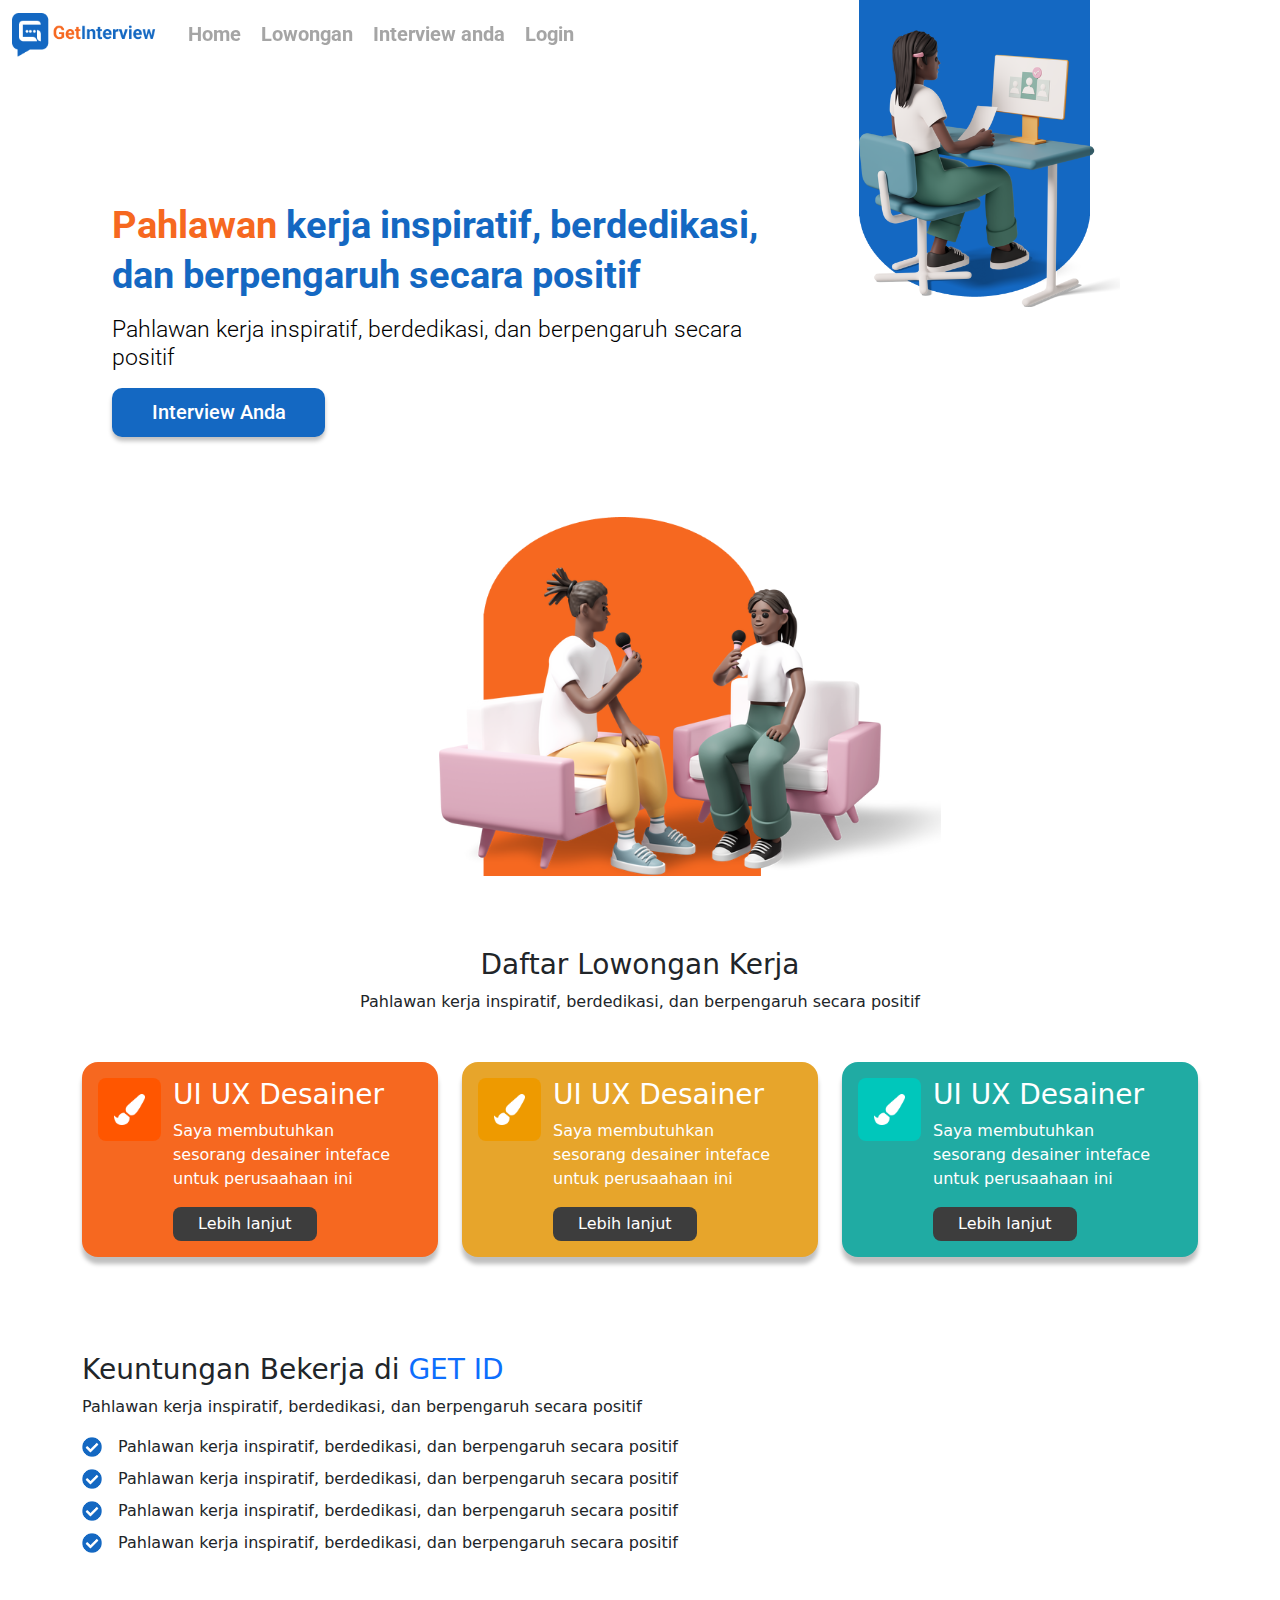
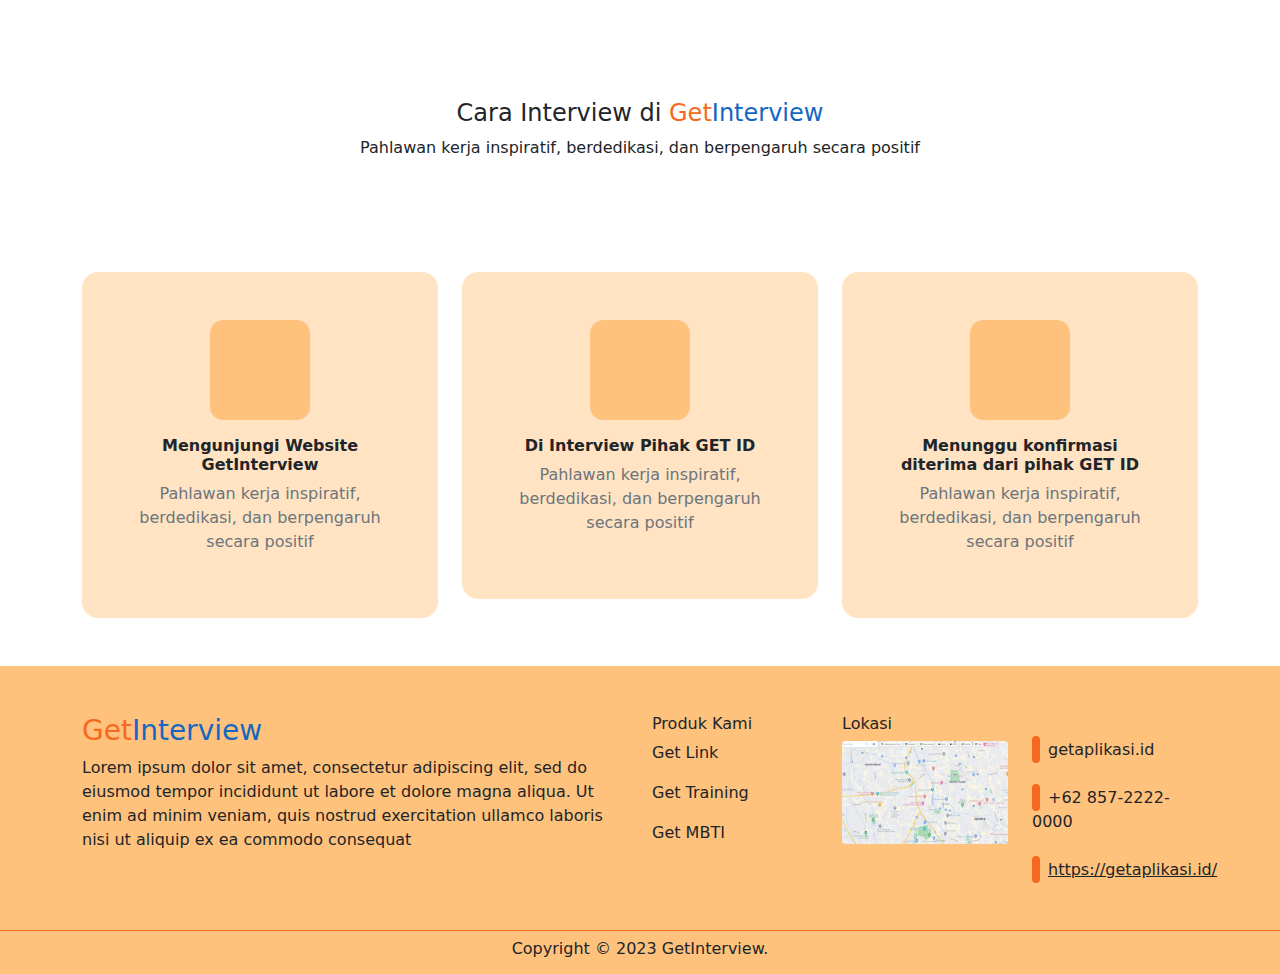
<file: index.html>
<!DOCTYPE html>
<html lang="en">

<head>
    <meta charset="UTF-8">
    <meta http-equiv="X-UA-Compatible" content="IE=edge">
    <meta name="viewport" content="width=device-width, initial-scale=1.0">
    <title>Get - Interview</title>

    <!-- Bootstrap CSS -->
    <link rel="stylesheet" href="css/bootstrap.min.css">

    <!-- CSS -->
    <link rel="stylesheet" href="css/style.css">

    <!-- Font Awesome -->
    <link rel="stylesheet" href="https://cdnjs.cloudflare.com/ajax/libs/font-awesome/6.4.0/css/all.min.css"
        integrity="sha512-iecdLmaskl7CVkqkXNQ/ZH/XLlvWZOJyj7Yy7tcenmpD1ypASozpmT/E0iPtmFIB46ZmdtAc9eNBvH0H/ZpiBw=="
        crossorigin="anonymous" referrerpolicy="no-referrer" />
</head>

<body>

    <!-- Navbar -->
    <nav id="navbar" class="container-fluid navbar navbar-expand-lg position-fixed" style="z-index: 10;">
        <div class="container-fluid">
            <a class="navbar-brand" href="#">
                <div class="wrapper-logo">
                    <img src="assets/Group 51.png" width="150" alt="Logo">
                </div>
            </a>
            <button class="navbar-toggler" type="button" data-bs-toggle="collapse" data-bs-target="#navbarNavDropdown"
                aria-controls="navbarNavDropdown" aria-expanded="false" aria-label="Toggle navigation">
                <span class="navbar-toggler-icon"></span>
            </button>
            <div class="collapse navbar-collapse" id="navbarNavDropdown">
                <ul class="navbar-nav">
                    <li class="nav-item">
                        <div class="nav-kanan">
                            <a href="#" class="nav-teks">Home</a>
                            <a href="#" class="nav-teks">Lowongan</a>
                            <a href="#" class="nav-teks">Interview anda</a>

                            <!-- Jika Tampilan awal menggunakan menggunakan login tanpa dropdown dan logout -->

                            <!-- Tampilan awal jika belum login -->
                            <a href="#" class="nav-teks">Login</a>

                            <!-- Jika sudah login akan nav login diganti dengan dropdown di bawah ini -->
                            <!-- <div class="dropdown-profil">
                                <button id="dropdown-profil-btn" class="dropdown-profil-btn nav-teks">
                                    <div class="nama-container">
                                        Namahgvjvjjhjyv
                                    </div>
                                    <i id="dropdown-profil-icon" class="fa-solid fa-chevron-down"
                                        style="margin-left: 10px;"></i>
                                </button>
                                <div id="dropdown-profil-isi" class="dropdown-profil-isi">
                                    <a href="#" class="dropdown-teks-isi-top">Status interview</a>
                                    <a href="#" class="dropdown-teks-isi-bottom">Logout</a>
                                </div>
                            </div> -->
                        </div>
                    </li>
                </ul>
            </div>
        </div>
    </nav>
    <!-- Navbar -->

    <!-- Section pahlawan -->
    <section class="container">
        <header class="header">
            <section class="hero">
                <img src="assets/Group 53.png" width="45%" alt="2-interview" class="interview-img-2">
                <div class="hero-kiri">
                    <p class="hero-teks"> <b class="pahlawan-teks">Pahlawan</b> kerja inspiratif, berdedikasi, dan
                        berpengaruh secara positif</p>
                    <p class="hero-sub-teks">Pahlawan kerja inspiratif, berdedikasi, dan berpengaruh secara positif</p>
                    <button href="#" class="hero-btn">Interview Anda</button>
                </div>
                <div class="hero-kanan">
                    <img src="assets/Group 54.png" width="60%" alt="1-interview" class="interview-img-1">
                </div>
            </section>
        </header>
    </section>
    <!-- Section pahlawan -->

    <!-- Section Daftar Lowongan Kerja -->
    <section class="container-fluid my-5">
        <div class="container text-center">
            <h3>Daftar Lowongan Kerja</h3>
            <p>Pahlawan kerja inspiratif, berdedikasi, dan berpengaruh secara positif</p>
        </div>
    </section>
    <!-- Section Daftar Lowongan Kerja -->

    <!-- Section Card -->
    <section class="container-fluid my-5">
        <div class="container">
            <div class="row">
                <div class="col-lg-4">
                    <div class="card border-0 rounded-4 p-3"
                        style="background: #F66820; box-shadow: 0px 7px 4px rgba(0, 0, 0, 0.25);">
                        <div class="row">
                            <div
                                class="col-3 d-none d-sm-flex d-flex flex-column justify-content-center align-items-center justify-content-lg-start align-items-lg-start">
                                <img src="assets/kuas.png" alt="img" class="img-fluid p-3 rounded-3" width="70"
                                    style="background: #FF5600;">
                            </div>
                            <div class="col-sm-8 col-12 text-white p-sm-0">
                                <h3>UI UX Desainer</h3>
                                <p>Saya membutuhkan sesorang desainer inteface untuk perusaahaan ini</p>
                                <a href="#" class="btn rounded-3 py-1 px-4 text-decoration-none text-white"
                                    style="background: #3D3D3D;">Lebih lanjut</a>
                            </div>
                        </div>
                    </div>
                </div>
                <div class="col-lg-4 my-4 my-lg-0">
                    <div class="card border-0 rounded-4 p-3"
                        style="background: #E7A52B; box-shadow: 0px 7px 4px rgba(0, 0, 0, 0.25);">
                        <div class="row">
                            <div
                                class="col-3 d-none d-sm-flex d-flex flex-column justify-content-center align-items-center justify-content-lg-start align-items-lg-start">
                                <img src="assets/kuas.png" alt="img" class="img-fluid p-3 rounded-3" width="70"
                                    style="background: #EE9A00;">
                            </div>
                            <div class="col-sm-8 col-12 text-white p-sm-0">
                                <h3>UI UX Desainer</h3>
                                <p>Saya membutuhkan sesorang desainer inteface untuk perusaahaan ini</p>
                                <a href="#" class="btn rounded-3 py-1 px-4 text-decoration-none text-white"
                                    style="background: #3D3D3D;">Lebih lanjut</a>
                            </div>
                        </div>
                    </div>
                </div>
                <div class="col-lg-4">
                    <div class="card border-0 rounded-4 p-3"
                        style="background: #20ABA3; box-shadow: 0px 7px 4px rgba(0, 0, 0, 0.25);">
                        <div class="row">
                            <div
                                class="col-3 d-none d-sm-flex d-flex flex-column justify-content-center align-items-center justify-content-lg-start align-items-lg-start">
                                <img src="assets/kuas.png" alt="img" class="img-fluid p-3 rounded-3" width="70"
                                    style="background: #00C7BB;">
                            </div>
                            <div class="col-sm-8 col-12 text-white p-sm-0">
                                <h3>UI UX Desainer</h3>
                                <p>Saya membutuhkan sesorang desainer inteface untuk perusaahaan ini</p>
                                <a href="#" class="btn rounded-3 py-1 px-4 text-decoration-none text-white"
                                    style="background: #3D3D3D;">Lebih lanjut</a>
                            </div>
                        </div>
                    </div>
                </div>
            </div>
        </div>
    </section>
    <!-- Section Card -->

    <!-- Section Keuntungan Bekerja -->
    <section class="container-fluid py-5 my-5">
        <div class="container">
            <h3>Keuntungan Bekerja di <span class="text-primary">GET ID</span></h3>
            <p>Pahlawan kerja inspiratif, berdedikasi, dan berpengaruh secara positif</p>
            <div class="mb-2">
                <img src="assets/check.png" alt="img" class="img-fluid me-3" width="20">Pahlawan kerja inspiratif,
                berdedikasi, dan berpengaruh secara positif
            </div>
            <div class="mb-2">
                <img src="assets/check.png" alt="img" class="img-fluid me-3" width="20">Pahlawan kerja inspiratif,
                berdedikasi, dan berpengaruh secara positif
            </div>
            <div class="mb-2">
                <img src="assets/check.png" alt="img" class="img-fluid me-3" width="20">Pahlawan kerja inspiratif,
                berdedikasi, dan berpengaruh secara positif
            </div>
            <div>
                <img src="assets/check.png" alt="img" class="img-fluid me-3" width="20">Pahlawan kerja inspiratif,
                berdedikasi, dan berpengaruh secara positif
            </div>
        </div>
    </section>
    <!-- Section Keuntungan Bekerja -->

    <!-- Section Cara Interview -->
    <section class="container-fluid py-5">
        <div class="container text-center">
            <h4>Cara Interview di <span style="color: #F66820;">Get</span><span style="color: #1468C2;">Interview</span>
            </h4>
            <p>Pahlawan kerja inspiratif, berdedikasi, dan berpengaruh secara positif</p>
        </div>
    </section>
    <!-- Section Cara Interview -->

    <!-- Section Card -->
    <section class="container-fluid my-5">
        <div class="container">
            <div class="row">
                <div class="col-lg-4">
                    <div class="card rounded-4 border-0 p-5" style="background: #FFE3C2;">
                        <div class="row">
                            <div class="col d-flex justify-content-center mb-3">
                                <img src="assets/Rectangle 78.png" alt="img" class="img-fluid" width="100">

                            </div>
                            <div class="text-center">
                                <h6 class="fw-bold">Mengunjungi Website GetInterview</h6>
                                <p class="text-muted">Pahlawan kerja inspiratif, berdedikasi, dan berpengaruh secara
                                    positif</p>
                            </div>
                        </div>
                    </div>
                </div>
                <div class="col-lg-4 my-4 my-lg-0">
                    <div class="card rounded-4 border-0 p-5" style="background: #FFE3C2;">
                        <div class="row">
                            <div class="col d-flex justify-content-center mb-3">
                                <img src="assets/Rectangle 78.png" alt="img" class="img-fluid" width="100">

                            </div>
                            <div class="text-center">
                                <h6 class="fw-bold">Di Interview Pihak GET ID</h6>
                                <p class="text-muted">Pahlawan kerja inspiratif, berdedikasi, dan berpengaruh secara
                                    positif</p>
                            </div>
                        </div>
                    </div>
                </div>
                <div class="col-lg-4">
                    <div class="card rounded-4 border-0 p-5" style="background: #FFE3C2;">
                        <div class="row">
                            <div class="col d-flex justify-content-center mb-3">
                                <img src="assets/Rectangle 78.png" alt="img" class="img-fluid" width="100">

                            </div>
                            <div class="text-center">
                                <h6 class="fw-bold">Menunggu konfirmasi diterima dari pihak GET ID</h6>
                                <p class="text-muted">Pahlawan kerja inspiratif, berdedikasi, dan berpengaruh secara
                                    positif</p>
                            </div>
                        </div>
                    </div>
                </div>
            </div>
        </div>
    </section>
    <!-- Section Card -->

    <!-- Footer -->
    <section class="container-fluid" style="background: #FFC27C;">
        <div class="container">
            <div class="row py-5">

                <div class="col-sm-6 col-sm-5">
                    <h3><span style="color: #F66820;">Get</span><span style="color: #1468C2;">Interview</span></h3>
                    <p>Lorem ipsum dolor sit amet, consectetur adipiscing elit, sed do eiusmod tempor incididunt ut
                        labore et dolore magna aliqua. Ut enim ad minim veniam, quis nostrud exercitation ullamco
                        laboris nisi ut aliquip ex ea commodo consequat</p>
                </div>

                <div class="col-sm-6 col-lg-2 col-sm-3 my-3 my-sm-0">
                    <h6>Produk Kami</h6>
                    <p>Get Link</p>
                    <p>Get Training</p>
                    <p>Get MBTI</p>
                </div>

                <div class="col-sm-6 col-lg-2 col-sm-4">
                    <h6>Lokasi</h6>
                    <a href="#"><img src="assets/map.png" alt="img" class="img-fluid"></a>
                </div>

                <div
                    class="col-sm-6 col-lg-2 d-flex flex-column justify-content-sm-center justify-content-end mt-4 ms-sm-0">
                    <div class="row">
                        <div class="col-12"><i class="fa-brands fa-instagram rounded-5 text-white p-1 me-2"
                                style="background: #F66820;"></i>getaplikasi.id </div>
                    </div>
                    <br />
                    <div class="row">
                        <div class="col-12"><i class="fa-solid fa-phone rounded-5 text-white p-1 me-2"
                                style="background: #F66820;"></i><span>+62 857-2222-0000</span></div>
                    </div>
                    <br />
                    <div class="row">
                        <div class="col-12"><i class="fa-solid fa-globe rounded-5 text-white p-1 me-2"
                                style="background: #F66820;"></i><a href="https://getaplikasi.id/" class="link-dark"
                                target="_blank">https://getaplikasi.id/</a>
                        </div>
                    </div>
                </div>
            </div>
        </div>
    </section>
    <!-- Footer -->

    <!-- Line footer -->
    <section class="d-flex justify-content-center align-items-center py-2"
        style="background: #FFC27C; border-top: 1px solid #F66820;">
        <h6>Copyright &copy; 2023 GetInterview.</h6>
    </section>
    <!-- Line footer -->


    <!-- JS Bootstrap -->
    <script src="js/bootstrap.js"></script>

    <script>
        // Scroll navbar
        window.onscroll = function () { scrollFunction() };

        function scrollFunction() {
            var navbar = document.getElementById("navbar");
            if (document.body.scrollTop > 150 || document.documentElement.scrollTop > 150) {
                navbar.classList.add("navbar-scrolled", "navbar-fade");
            } else {
                navbar.classList.remove("navbar-scrolled", "navbar-fade");
            }
        }

        // Dropdown navbar
        const btn_dropdown = document.getElementById('dropdown-profil-btn');
        const isi_dropdown = document.getElementById('dropdown-profil-isi');
        const icon_dropdown = document.getElementById('dropdown-profil-icon');

        btn_dropdown.addEventListener('click', function () {
            isi_dropdown.classList.toggle('tampil');
            if (icon_dropdown.classList.contains('fa-chevron-down')) {
                icon_dropdown.classList.remove('fa-chevron-down');
                icon_dropdown.classList.add('fa-chevron-up');
                btn_dropdown.style.textDecoration = "underline";
                btn_dropdown.style.color = "#1468C2";
            } else {
                icon_dropdown.classList.remove('fa-chevron-up');
                icon_dropdown.classList.add('fa-chevron-down');
                btn_dropdown.style.textDecoration = "none";
                btn_dropdown.style.color = "#A5A5A5";
            }
        });
    </script>
</body>

</html>
</file>
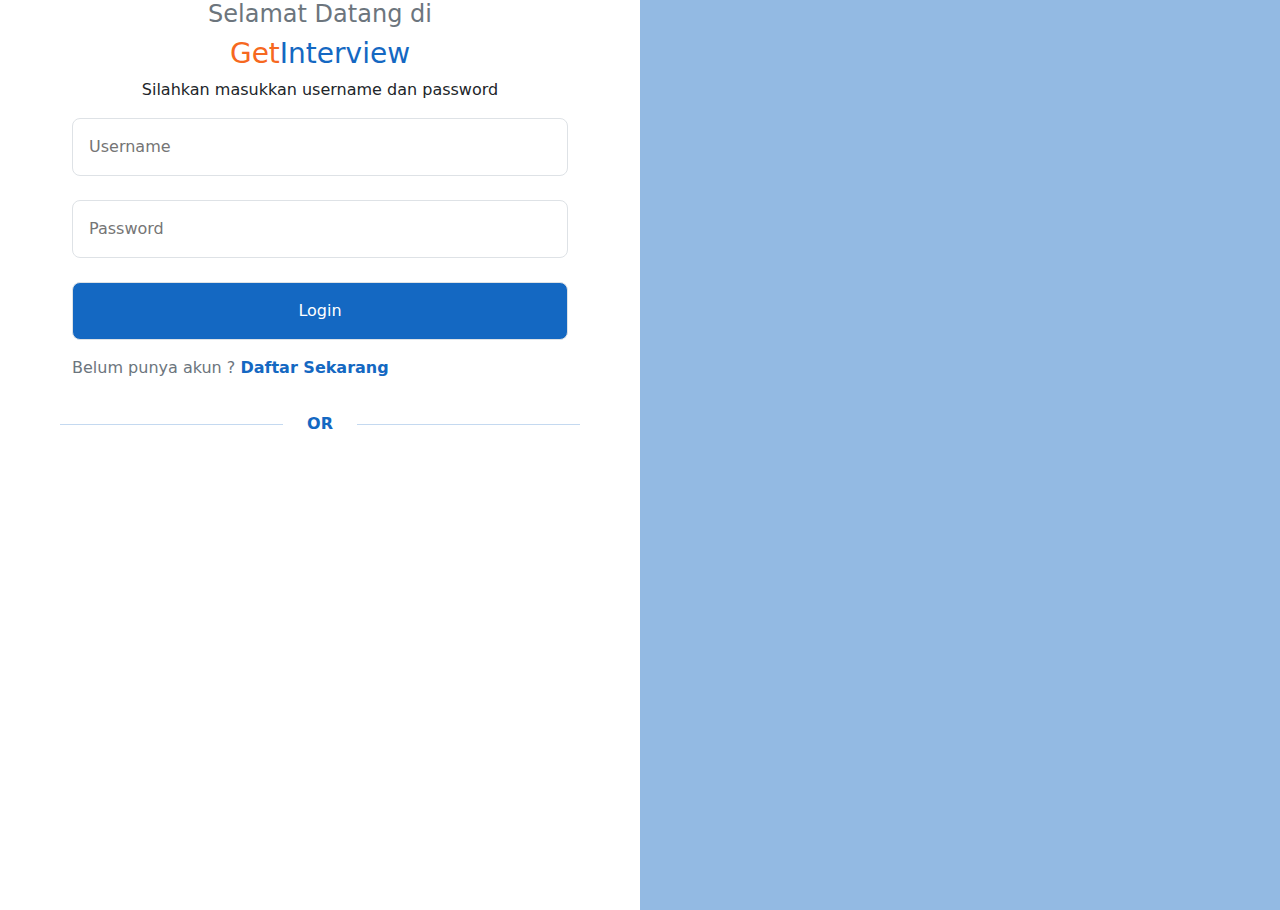
<file: login.html>
<!DOCTYPE html>
<html lang="en">

<head>
    <meta charset="UTF-8">
    <meta http-equiv="X-UA-Compatible" content="IE=edge">
    <meta name="viewport" content="width=device-width, initial-scale=1.0">
    <title>Get - Interview</title>

    <!-- Bootstrap CSS -->
    <link rel="stylesheet" href="css/bootstrap.min.css">

    <!-- Font Awesome -->
    <link rel="stylesheet" href="https://cdnjs.cloudflare.com/ajax/libs/font-awesome/6.4.0/css/all.min.css"
        integrity="sha512-iecdLmaskl7CVkqkXNQ/ZH/XLlvWZOJyj7Yy7tcenmpD1ypASozpmT/E0iPtmFIB46ZmdtAc9eNBvH0H/ZpiBw=="
        crossorigin="anonymous" referrerpolicy="no-referrer" />
</head>

<body>
    <div class="container-fluid">
        <div class="row">
            <div class="col-6 ">
                <div class="row">
                    <div class="col text-center">
                        <h4 class="text-muted">Selamat Datang di</h4>
                        <h3><span style="color: #F66820;">Get</span><span style="color: #1468C2;">Interview</span></h3>
                        <p>Silahkan masukkan username dan password</p>
                    </div>
                </div>

                <div class="row mx-5">
                    <div class="col d-flex flex-column align-items-center">
                        <input type="email" placeholder="Username" class="border rounded-3 px-3 py-3 w-100">
                        <input type="password" placeholder="Password" class="border rounded-3 px-3 py-3 w-100 my-4">
                        <input type="submit" value="Login" class="border rounded-3 px-3 py-3 w-100 text-white"
                            style="background: #1468C2;">
                    </div>
                </div>
                <div class="row mx-5 my-3">
                    <div class="col">
                        <p class="text-muted">Belum punya akun ? <a href="#" class="text-decoration-none fw-bold"
                                style="color: #1468C2;">Daftar Sekarang</a></p>
                    </div>
                </div>

                <div class="d-flex mx-5 fw-bold" style="color: #1468C2;">
                    <hr class="my-auto flex-grow-1">
                    <div class="px-4">OR</div>
                    <hr class="my-auto flex-grow-1">
                </div>
            </div>

            <div class="col-6 p-0">
                <img src="assets/Rectangle 97.png" alt="img" class="img-fluid">
            </div>
        </div>
    </div>


    <script src="js/bootstrap.js"></script>
</body>

</html>
</file>
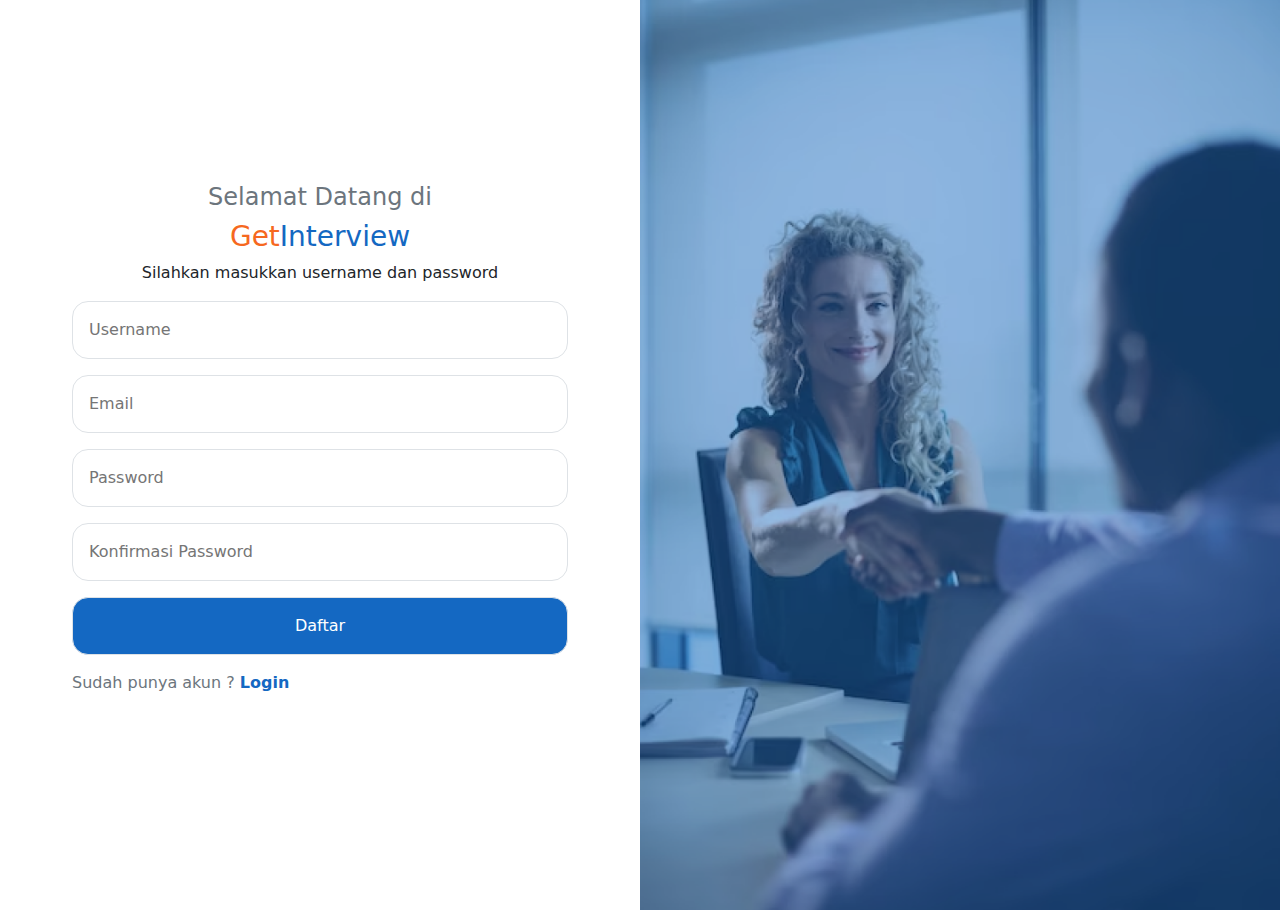
<file: register.html>
<!DOCTYPE html>
<html lang="en">

<head>
    <meta charset="UTF-8">
    <meta http-equiv="X-UA-Compatible" content="IE=edge">
    <meta name="viewport" content="width=device-width, initial-scale=1.0">
    <title>Get - Interview</title>

    <!-- Bootstrap CSS -->
    <link rel="stylesheet" href="css/bootstrap.min.css">

    <!-- Font Awesome -->
    <link rel="stylesheet" href="https://cdnjs.cloudflare.com/ajax/libs/font-awesome/6.4.0/css/all.min.css"
        integrity="sha512-iecdLmaskl7CVkqkXNQ/ZH/XLlvWZOJyj7Yy7tcenmpD1ypASozpmT/E0iPtmFIB46ZmdtAc9eNBvH0H/ZpiBw=="
        crossorigin="anonymous" referrerpolicy="no-referrer" />
</head>

<body>
    <div class="container-fluid">
        <div class="row">
            <div class="col-lg-6 d-flex flex-column justify-content-center min-vh-100">
                <div class="row">
                    <div class="col text-center">
                        <h4 class="text-muted">Selamat Datang di</h4>
                        <h3><span style="color: #F66820;">Get</span><span style="color: #1468C2;">Interview</span></h3>
                        <p>Silahkan masukkan username dan password</p>
                    </div>
                </div>

                <div class="row mx-sm-5">
                    <div class="col d-flex flex-column align-items-center">
                        <input type="text" placeholder="Username" class="border rounded-4 px-3 py-3 w-100">
                        <input type="email" placeholder="Email" class="border rounded-4 px-3 py-3 w-100 my-3">
                        <input type="password" placeholder="Password" class="border rounded-4 px-3 py-3 w-100">
                        <input type="password" placeholder="Konfirmasi Password" class="border rounded-4 px-3 py-3 w-100 my-3">
                        <input type="submit" value="Daftar" class="border rounded-4 px-3 py-3 w-100 text-white"
                            style="background: #1468C2;">
                    </div>
                </div>
                <div class="row mx-sm-5 my-3">
                    <div class="col">
                        <p class="text-muted">Sudah punya akun ? <a href="login.html" class="text-decoration-none fw-bold"
                                style="color: #1468C2;">Login</a></p>
                    </div>
                </div>

            </div>

            <div class="col-lg-6 d-none d-md-block p-0 bg-secondary">
                <img src="assets/Group 52.png" alt="img" class="img-fluid">
            </div>
        </div>
    </div>


    <script src="js/bootstrap.js"></script>
</body>

</html>
</file>
<file: css/style.css>
@import url('https://fonts.googleapis.com/css2?family=Roboto&display=swap');

/* Navbar */

.header {
    height: fit-content;
    width: 100%;
}

.navbar-edit {
    justify-content: flex-start;
    align-items: center;
    /* padding: 10px 20px; */
    position: fixed;
    display: flex;
    z-index: 10;
    width: 100%;
}

.navbar-fade {
    opacity: 0;
    transition: opacity 0.3s ease-in;
}

.navbar-scrolled.navbar-fade {
    opacity: 1;
}

.nav-kiri {
    width: auto;
}

.navbar-scrolled {
    background-color: rgba(228, 228, 228, 0.685);
    background-color: #ffffff;
}

.nav-kanan {
    justify-content: space-between;
    align-items: center;
    display: flex;
    width: 100%;
    height: fit-content;
}

.nav-teks {
    font-family: 'Roboto';
    text-decoration: none;
    text-align: center;
    font-style: normal;
    line-height: 23px;
    margin: 0px 10px;
    color: #A5A5A5;
    font-weight: 700;
    font-size: 20px;
}

.nav-teks:hover {
    color: #1468C2;
    text-decoration: underline;
}

.dropdown-profil {
    position: relative;
}

.dropdown-profil-btn {
    justify-content: center;
    background: transparent;
    align-items: center;
    outline: none;
    display: flex;
    border: none;
}

.nama-container {
    text-overflow: ellipsis;
    white-space: nowrap;
    overflow: hidden;
    width: 70px;
}

.dropdown-profil-isi {
    justify-content: center;
    flex-direction: column;
    background: #1468C2;
    border-radius: 10px;
    align-items: center;
    position: absolute;
    display: none;
}

.dropdown-teks-isi-top {
    border-bottom: 1px solid #FFFFFF;
    border-radius: 10px 10px 0 0;
    justify-content: center;
    font-family: 'Roboto';
    text-decoration: none;
    align-items: center;
    font-style: normal;
    line-height: 18px;
    font-weight: 400;
    color: #FFFFFF;
    font-size: 15px;
    display: flex;
    height: 27px;
    width: 122px;
}

.dropdown-teks-isi-bottom {
    border-radius: 0 0 10px 10px;
    justify-content: center;
    font-family: 'Roboto';
    text-decoration: none;
    align-items: center;
    font-style: normal;
    line-height: 18px;
    font-weight: 400;
    color: #FFFFFF;
    font-size: 15px;
    display: flex;
    height: 27px;
    width: 122px;
}

.dropdown-teks-isi-top:hover,
.dropdown-teks-isi-bottom:hover {
    color: #FFFFFF;
    background: #55a0f0;
}

.tampil {
    display: flex;
}

.nav-dropdown-icon {
    color: #A5A5A5;
}

.hero {
    position: relative;
    display: flex;
    width: 100%;
}

.interview-img-2 {
    position: absolute;
    /* top: 45%; */
    left: 32%;
    bottom: 0;
}

.hero-kiri {
    /* justify-content: center; */
    margin-top: 200px;
    align-items: flex-start;
    flex-direction: column;
    position: relative;
    margin-left: 30px;
    display: flex;
    height: 700px;
    width: 60%;
}

.hero-judul {
    display: flex;
}

.pahlawan-teks {
    font-family: 'Roboto';
    font-style: normal;
    font-weight: 700;
    font-size: 38px;
    line-height: 50px;
    color: #F66820;
}

.hero-teks {
    font-family: 'Roboto';
    font-style: normal;
    line-height: 50px;
    color: #1468C2;
    font-weight: 700;
    font-size: 38px;
}

.hero-sub-teks {
    font-family: 'Roboto';
    font-style: normal;
    line-height: 28px;
    font-weight: 300;
    color: #000000;
    font-size: 23px;
}

.hero-btn {
    box-shadow: 0px 4px 4px rgba(0, 0, 0, 0.25);
    background: #1468C2;
    font-family: 'Roboto';
    border-radius: 10px;
    font-style: normal;
    line-height: 23px;
    color: #FFFFFF;
    font-weight: 500;
    font-size: 20px;
    cursor: pointer;
    outline: none;
    border: none;
    width: 213px;
    height: 49px;
}

.hero-btn:hover {
    background: #4c99eb;
}

.hero-kanan {
    position: relative;
    height: inherit;
    width: 40%;
}

.interview-img-1 {
    position: absolute;
    top: 0;
    left: 22%;
}

/* @media screen and (max-width: 1200px) {
    .hero {
        height: 120vh;
    }
}

@media screen and (max-width: 1100px) {
    .hero {
        height: 110vh;
    }
} */

@media screen and (max-width: 992px) {
    .navbar-edit {
        justify-content: space-between;
    }

    .nav-kanan {
        flex-direction: column;
        gap: 10px;
        width: 100%;
    }

    .interview-img-1 {
        display: none;
    }

    .interview-img-2 {
        display: none;
    }

    .hero-kiri {
        margin-top: 150px;
        margin-bottom: 50px;
        margin-left: 30px;
        height: 287px;
        width: 90%;
    }

    .hero-kanan {
        width: 0%;
    }

    .interview-img-2 {
        width: 500px;
        left: 10%;
    }
}

@media screen and (max-width: 768px) {
    .interview-img-2 {
        display: none;
    }
}

@media screen and (max-width: 576px) {

    .hero-kiri {
        margin-right: 20px;
    }

    .hero-teks,
    .pahlawan-teks {
        font-size: 20px;
        line-height: 30px;
    }

    .hero-sub-teks {
        font-size: 15px;
        line-height: 20px;
    }
}

@media screen and (max-height: 540px) {
    .interview-img-2 {
        display: none;
    }
}
</file>
